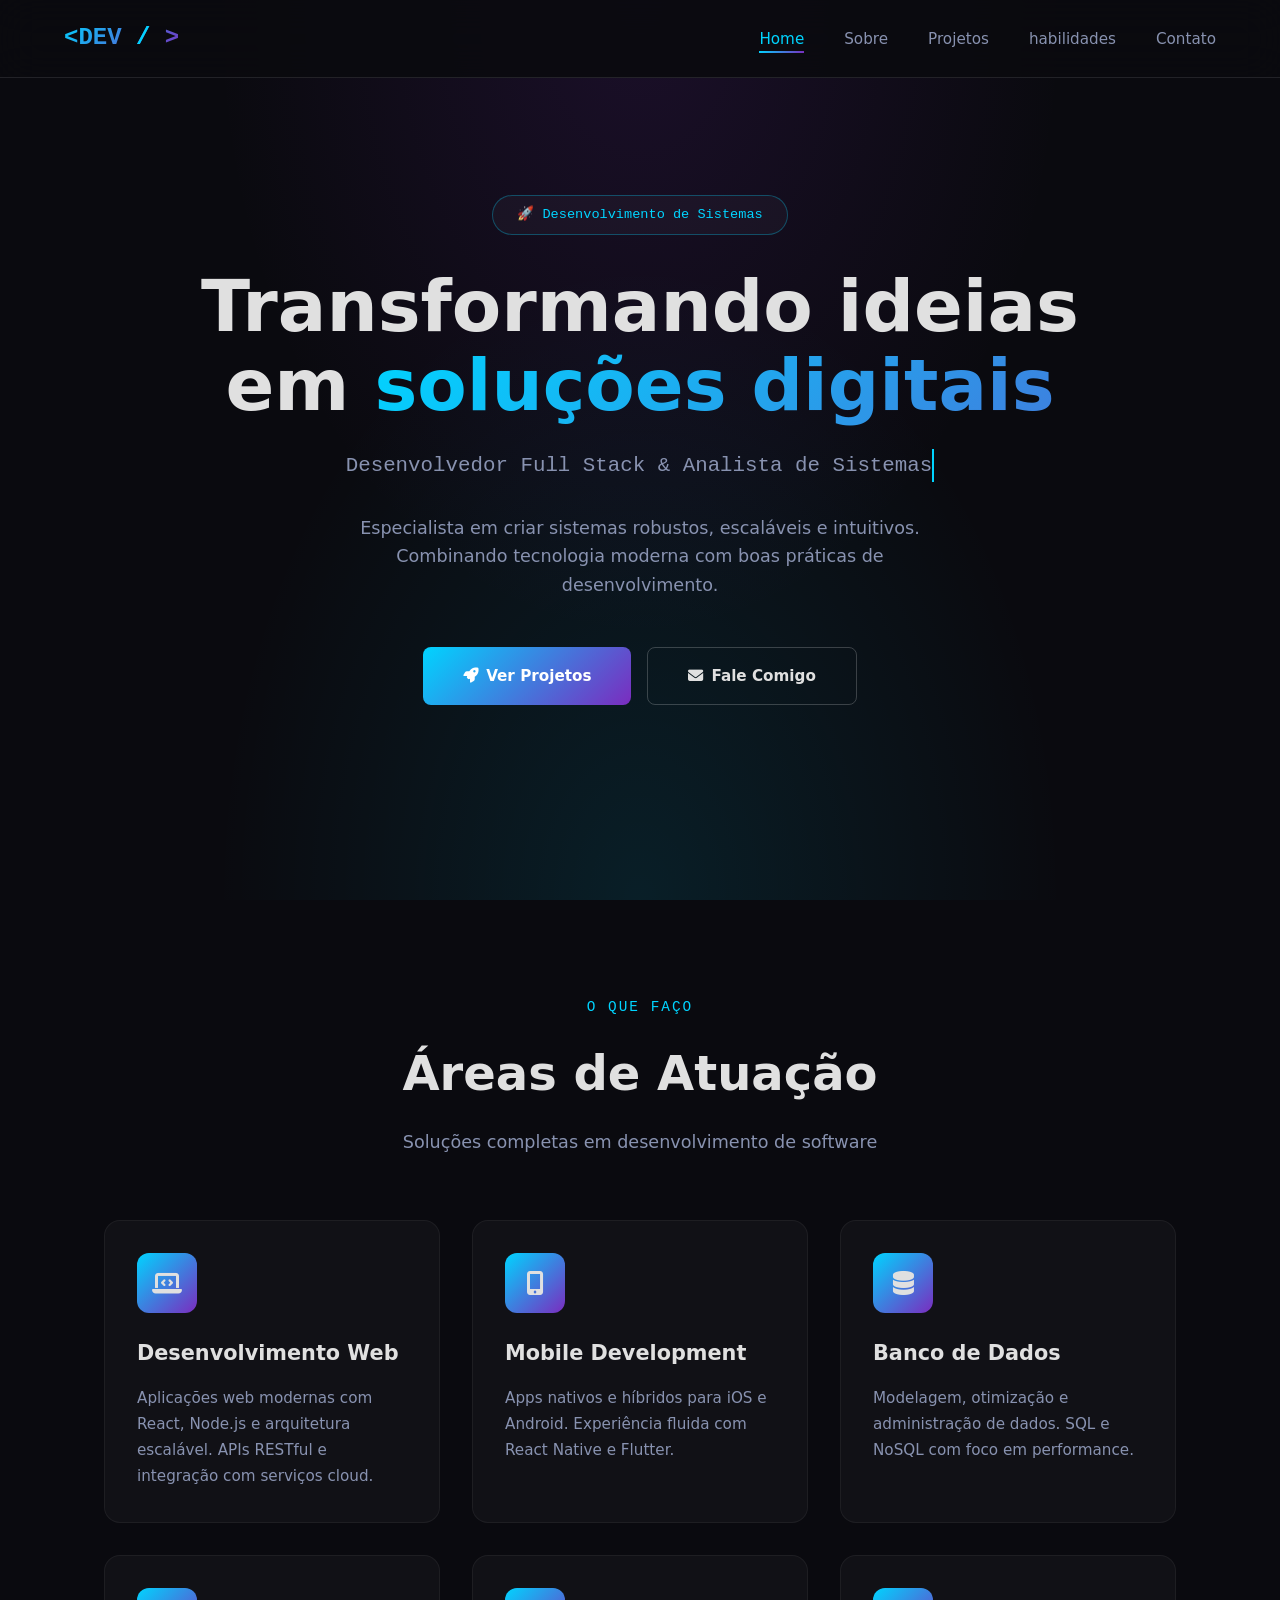
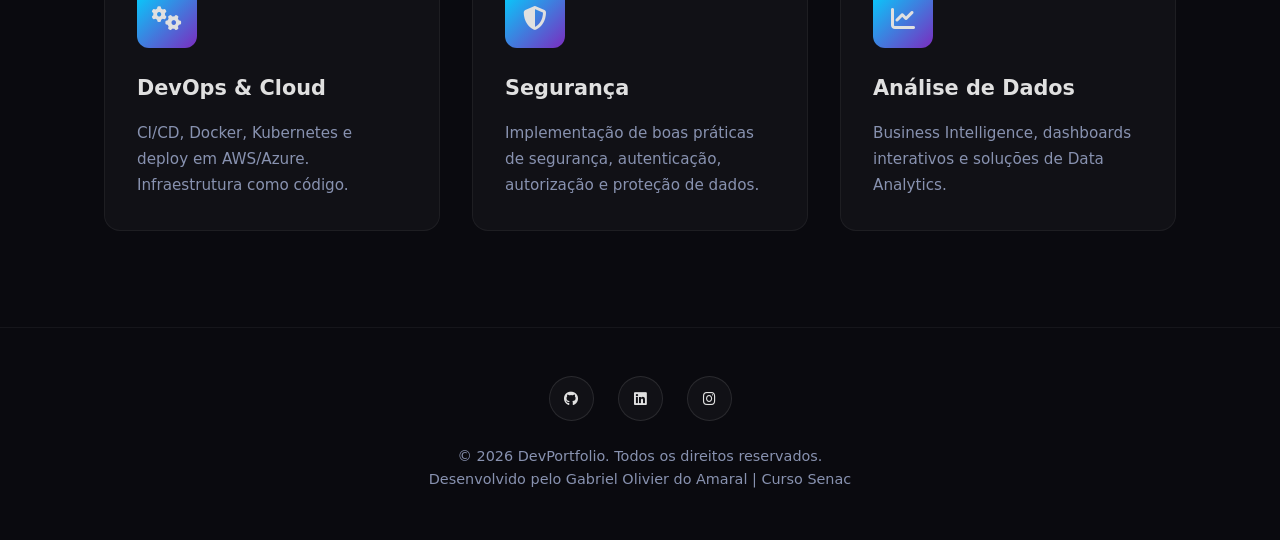
<file: index.html>
<html lang="pt-br">
    <head>
        <meta charset="UTF-8">
        <title>Dev - Site pessoal - Gabriel Olivier do Amaral </title>
        <link rel="stylesheet" href="CSS/stryle.css">
        <link rel="stylesheet" href="https://cdnjs.cloudflare.com/ajax/libs/font-awesome/6.4.0/css/all.min.css">
    </head>
    <body>
        <!--MENU DE NAVEGAÇÃO DO SITE-->
    <nav class="navbar">
        <div class="Logo"> &lt;DEV <span>/</span> ></div>
        <ul class="nav-links">
            <li><a href="index.html" class="active">Home</a></li>
            <li><a href="sobre.html">Sobre</a></li>
            <li><a href="projetos.html">Projetos</a></li>
            <li><a href="habilidades.html">habilidades</a></li>
            <li><a href="contato.html">Contato</a></li>
        </ul>
    </nav>
    <!--Seção hero-->
    <section class="hero">
        <div class="hero-content">
            <span class="hero-badge">🚀 Desenvolvimento de Sistemas</span>
            <h1>Transformando ideias em <span class="highlight">soluções digitais</span></h1>
            <div class="typing-text">Desenvolvedor Full Stack & Analista de Sistemas</div>
            <p class="hero-description">
                Especialista em criar sistemas robustos, escaláveis e intuitivos. 
                Combinando tecnologia moderna com boas práticas de desenvolvimento.
            </p>
            <div class="cta-buttons">
                <a href="projetos.html" class="btn btn-primary">
                    <i class="fas fa-rocket"></i> Ver Projetos
                </a>
                <a href="contato.html" class="btn btn-secondary">
                    <i class="fas fa-envelope"></i> Fale Comigo
                </a>
            </div>
        </div>
    </section>
    <!-- Serviços -->
    <section id="servicos">
        <div class="section-header">
            <span class="section-tag">O que faço</span>
            <h2 class="section-title">Áreas de Atuação</h2>
            <p class="section-subtitle">Soluções completas em desenvolvimento de software</p>
        </div>
        
        <div class="cards-grid">
            <div class="card">
                <div class="card-icon">
                    <i class="fas fa-laptop-code"></i>
                </div>
                <h3>Desenvolvimento Web</h3>
                <p>Aplicações web modernas com React, Node.js e arquitetura escalável. APIs RESTful e integração com serviços cloud.</p>
            </div>
            
            <div class="card">
                <div class="card-icon">
                    <i class="fas fa-mobile-alt"></i>
                </div>
                <h3>Mobile Development</h3>
                <p>Apps nativos e híbridos para iOS e Android. Experiência fluida com React Native e Flutter.</p>
            </div>
            
            <div class="card">
                <div class="card-icon">
                    <i class="fas fa-database"></i>
                </div>
                <h3>Banco de Dados</h3>
                <p>Modelagem, otimização e administração de dados. SQL e NoSQL com foco em performance.</p>
            </div>
            
            <div class="card">
                <div class="card-icon">
                    <i class="fas fa-cogs"></i>
                </div>
                <h3>DevOps & Cloud</h3>
                <p>CI/CD, Docker, Kubernetes e deploy em AWS/Azure. Infraestrutura como código.</p>
            </div>
            
            <div class="card">
                <div class="card-icon">
                    <i class="fas fa-shield-alt"></i>
                </div>
                <h3>Segurança</h3>
                <p>Implementação de boas práticas de segurança, autenticação, autorização e proteção de dados.</p>
            </div>
            
            <div class="card">
                <div class="card-icon">
                    <i class="fas fa-chart-line"></i>
                </div>
                <h3>Análise de Dados</h3>
                <p>Business Intelligence, dashboards interativos e soluções de Data Analytics.</p>
            </div>
        </div>
    </section>

    <!-- Footer -->
    <footer>
        <div class="footer-content">
            <div class="social-links">
                <a href="https://github.com/Gabriielx/"><i class="fab fa-github"></i></a>
                <a href="https://www.linkedin.com/in/gabriel-olivier-do-amaral"><i class="fab fa-linkedin"></i></a>
                <a href="https://www.instagram.com/gabriielxx_z/?utm_source=chatgpt.com"><i class="fab fa-instagram"></i></a>
            </div>
            <p>&copy; 2026 DevPortfolio. Todos os direitos reservados.</p>
            <p>Desenvolvido pelo Gabriel Olivier do Amaral | Curso Senac</p>
        </div>
    </footer>
    </body>
</html>
</file>
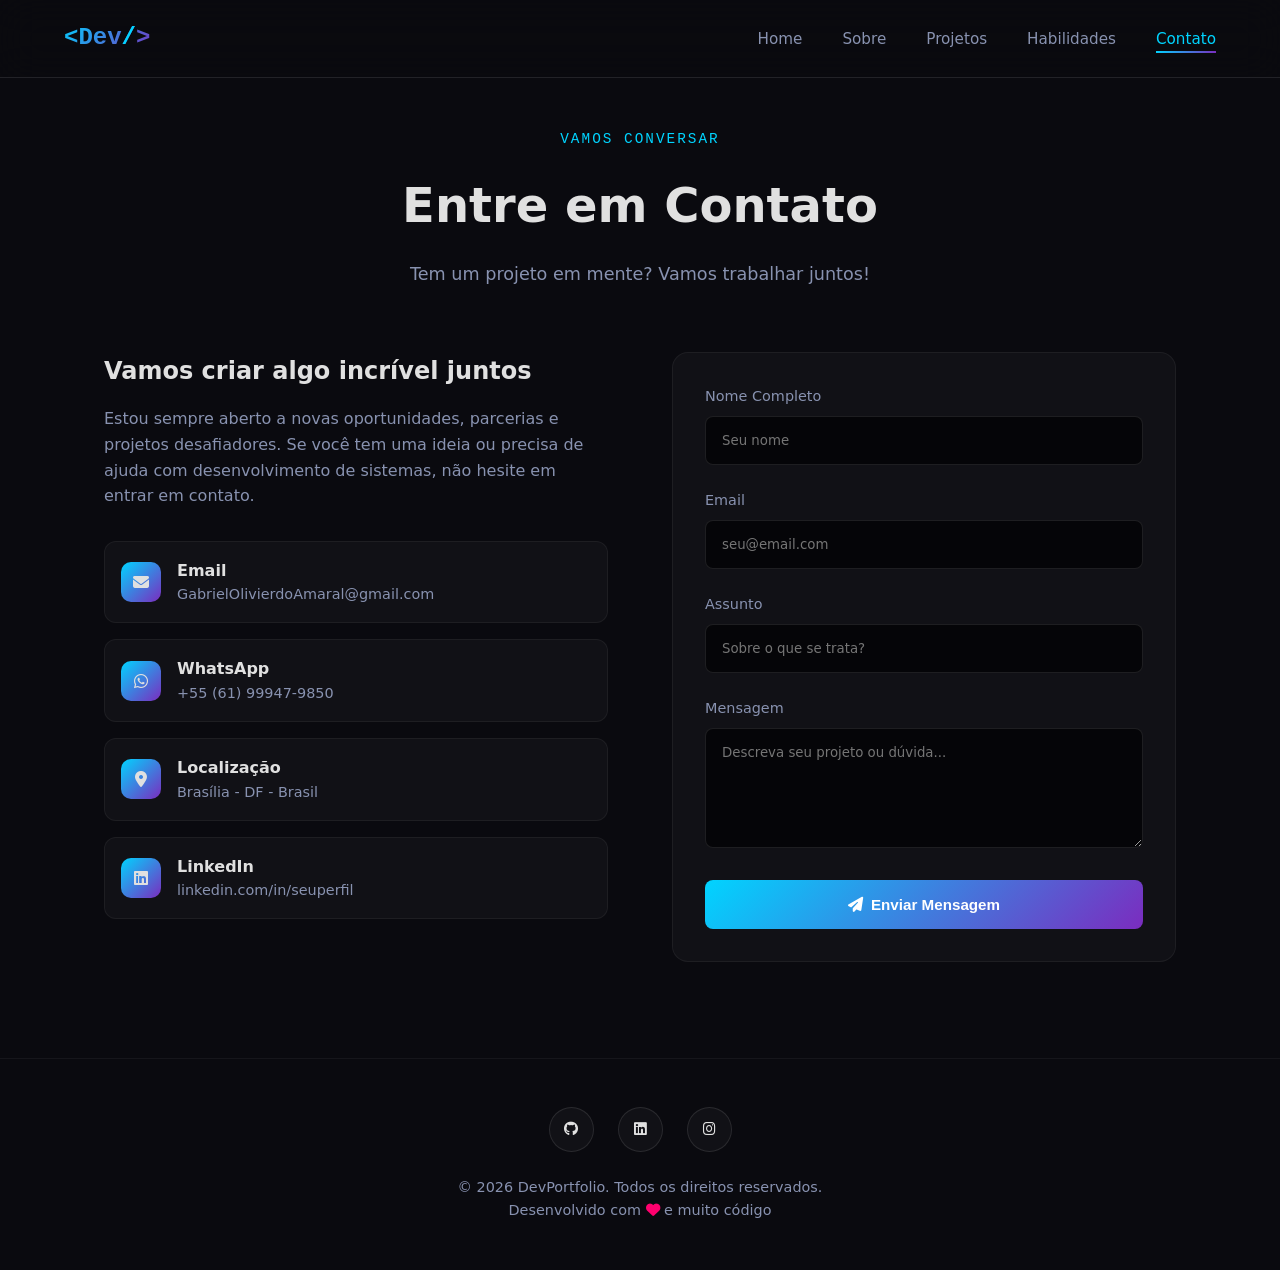
<file: contato.html>
<!DOCTYPE html>
<html lang="pt-BR">
<head>
    <meta charset="UTF-8">
    <meta name="viewport" content="width=device-width, initial-scale=1.0">
    <title>Contato | DevPortfolio</title>
    <link rel="stylesheet" href="CSS/stryle.css">
    <link rel="stylesheet" href="https://cdnjs.cloudflare.com/ajax/libs/font-awesome/6.4.0/css/all.min.css">
</head>
<body>
    <nav class="navbar">
        <div class="logo">&lt;Dev<span>/</span>&gt;</div>
        <ul class="nav-links">
            <li><a href="index.html">Home</a></li>
            <li><a href="sobre.html">Sobre</a></li>
            <li><a href="projetos.html">Projetos</a></li>
            <li><a href="habilidades.html">Habilidades</a></li>
            <li><a href="contato.html" class="active">Contato</a></li>
        </ul>
    </nav>

    <section style="padding-top: 8rem;">
        <div class="section-header">
            <span class="section-tag">Vamos Conversar</span>
            <h2 class="section-title">Entre em Contato</h2>
            <p class="section-subtitle">Tem um projeto em mente? Vamos trabalhar juntos!</p>
        </div>

        <div class="contact-container">
            <div class="contact-info">
                <h3>Vamos criar algo incrível juntos</h3>
                <p>
                    Estou sempre aberto a novas oportunidades, parcerias e projetos desafiadores. 
                    Se você tem uma ideia ou precisa de ajuda com desenvolvimento de sistemas, 
                    não hesite em entrar em contato.
                </p>

                <div class="contact-links">
                    <a href="mailto:seuemail@exemplo.com" class="contact-link">
                        <i class="fas fa-envelope"></i>
                        <div>
                            <strong>Email</strong>
                            <div style="color: var(--gray); font-size: 0.9rem;">GabrielOlivierdoAmaral@gmail.com</div>
                        </div>
                    </a>
                    
                    <a href="#" class="contact-link">
                        <i class="fab fa-whatsapp"></i>
                        <div>
                            <strong>WhatsApp</strong>
                            <div style="color: var(--gray); font-size: 0.9rem;">+55 (61) 99947-9850</div>
                        </div>
                    </a>
                    
                    <a href="#" class="contact-link">
                        <i class="fas fa-map-marker-alt"></i>
                        <div>
                            <strong>Localização</strong>
                            <div style="color: var(--gray); font-size: 0.9rem;">Brasília - DF - Brasil</div>
                        </div>
                    </a>
                    
                    <a href="#" class="contact-link">
                        <i class="fab fa-linkedin"></i>
                        <div>
                            <strong>LinkedIn</strong>
                            <div style="color: var(--gray); font-size: 0.9rem;">linkedin.com/in/seuperfil</div>
                        </div>
                    </a>
                </div>
            </div>

            <form class="contact-form" onsubmit="enviarWhatsApp(event)">
                <div class="form-group">
                    <label for="nome">Nome Completo</label>
                    <input type="text" id="nome" name="nome" placeholder="Seu nome" required>
                </div>
                
                <div class="form-group">
                    <label for="email">Email</label>
                    <input type="email" id="email" name="email" placeholder="seu@email.com" required>
                </div>
                
                <div class="form-group">
                    <label for="assunto">Assunto</label>
                    <input type="text" id="assunto" name="assunto" placeholder="Sobre o que se trata?" required>
                </div>
                
                <div class="form-group">
                    <label for="mensagem">Mensagem</label>
                    <textarea id="mensagem" name="mensagem" placeholder="Descreva seu projeto ou dúvida..." required></textarea>
                </div>
                
                <button type="submit" class="btn btn-primary" style="width: 100%; justify-content: center;">
                    <i class="fas fa-paper-plane"></i> Enviar Mensagem
                </button>
            </form>
        </div>
    </section>

    <footer>
        <div class="footer-content">
            <div class="social-links">
                <a href="https://github.com/Gabriielx/"><i class="fab fa-github"></i></a>
                <a href="https://www.linkedin.com/in/gabriel-olivier-do-amaral"><i class="fab fa-linkedin"></i></a>
                <a href="https://www.instagram.com/gabriielxx_z/?utm_source=chatgpt.com"><i class="fab fa-instagram"></i></a>
            </div>
            <p>&copy; 2026 DevPortfolio. Todos os direitos reservados.</p>
            <p>Desenvolvido com <i class="fas fa-heart" style="color: var(--accent);"></i> e muito código</p>
        </div>
    </footer>
    <script>
    function enviarWhatsApp(event) {
        event.preventDefault();

        const nome = document.getElementById("nome").value;
        const email = document.getElementById("email").value;
        const assunto = document.getElementById("assunto").value;
        const mensagem = document.getElementById("mensagem").value;

        const texto = `Olá, Gabriel!

    Nome: ${nome}
    Email: ${email}
    Assunto: ${assunto}

    Mensagem:
    ${mensagem}`;

        const numero = "5561999479850";
        const url = `https://wa.me/${numero}?text=${encodeURIComponent(texto)}`;

        window.open(url, "_blank");
    }
    </script>
    </body>
</html>
</file>
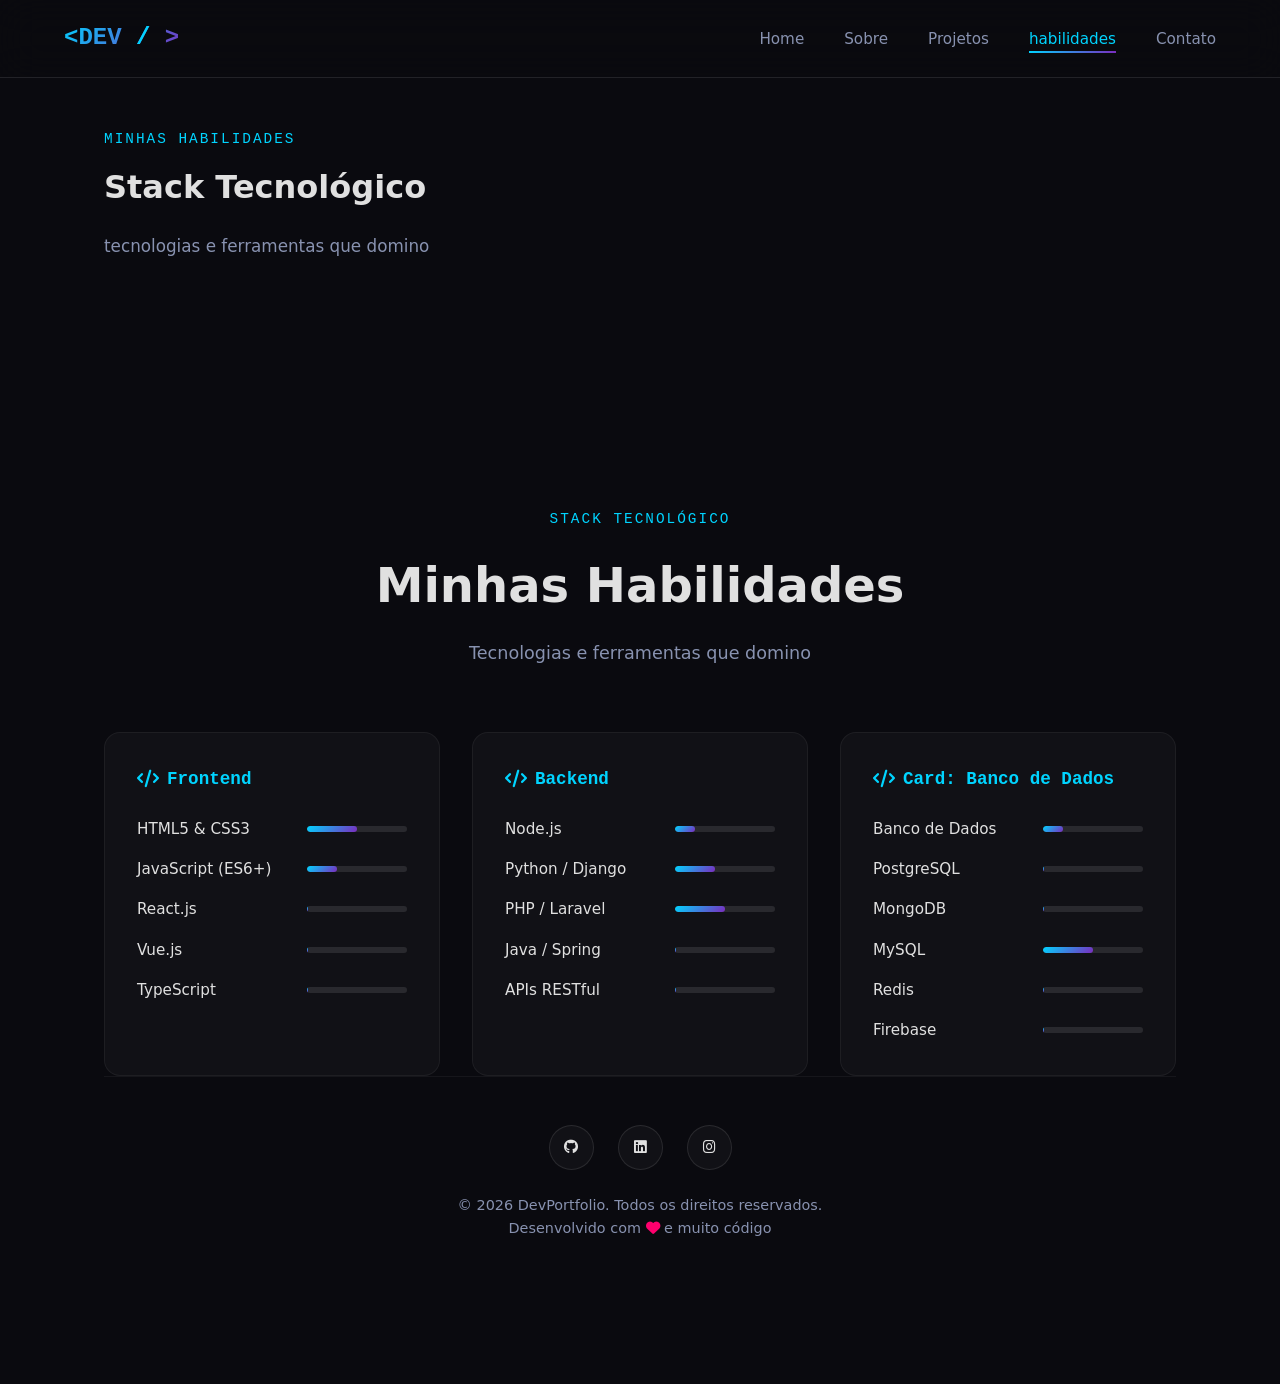
<file: habilidades.html>
<html lang="pt-br">
    <head>
        <meta charset="UTF-8">
        <title>Dev - Site pessoal - Gabriel Olivier do Amaral </title>
        <link rel="stylesheet" href="CSS/stryle.css">
        <link rel="stylesheet" href="https://cdnjs.cloudflare.com/ajax/libs/font-awesome/6.4.0/css/all.min.css">
    </head>
    <body>
        <!--MENU DE NAVEGAÇÃO DO SITE-->
    <nav class="navbar">
        <div class="Logo"> &lt;DEV <span>/</span> ></div>
        <ul class="nav-links">
            <li><a href="index.html">Home</a></li>
            <li><a href="sobre.html">Sobre</a></li>
            <li><a href="projetos.html">Projetos</a></li>
            <li><a href="habilidades.html"  class="active">habilidades</a></li>
            <li><a href="contato.html">Contato</a></li>
        </ul>
    </nav>
    <section style="padding-top: 8rem;">
        <div class="about-content">
            <div class="about-text">
            <span class="section-tag">Minhas habilidades</span>
                <h2> Stack Tecnológico</h2>
                <p>tecnologias e ferramentas que domino</p>
            </div>
        </div>
    </section>    
    <section style="padding-top: 8rem;">
        <div class="section-header">
            <span class="section-tag">Stack Tecnológico</span>
            <h2 class="section-title">Minhas Habilidades</h2>
            <p class="section-subtitle">Tecnologias e ferramentas que domino</p>
        </div>

        <div class="skills-container">
            <div class="skill-category">
                <h3><i class="fas fa-code"></i> Frontend</h3>
                <div class="skill-list">
                    <div class="skill-item">
                        <span class="skill-name">HTML5 & CSS3</span>
                        <div class="skill-bar"><div class="skill-progress" style="width: 50%;"></div></div>
                    </div>
                    <div class="skill-item">
                        <span class="skill-name">JavaScript (ES6+)</span>
                        <div class="skill-bar"><div class="skill-progress" style="width: 30%;"></div></div>
                    </div>
                    <div class="skill-item">
                        <span class="skill-name">React.js</span>
                        <div class="skill-bar"><div class="skill-progress" style="width: 1%;"></div></div>
                    </div>
                    <div class="skill-item">
                        <span class="skill-name">Vue.js</span>
                        <div class="skill-bar"><div class="skill-progress" style="width: 1%;"></div></div>
                    </div>
                    <div class="skill-item">
                        <span class="skill-name">TypeScript</span>
                        <div class="skill-bar"><div class="skill-progress" style="width: 1%;"></div></div>
                    </div>
                </div>
            </div>

            <div class="skill-category">
                <h3><i class="fas fa-code"></i> Backend</h3>
                <div class="skill-list">
                    <div class="skill-item">
                        <span class="skill-name">Node.js</span>
                        <div class="skill-bar"><div class="skill-progress" style="width: 20%;"></div></div>
                    </div>
                    <div class="skill-item">
                        <span class="skill-name">Python / Django</span>
                        <div class="skill-bar"><div class="skill-progress" style="width: 40%;"></div></div>
                    </div>
                    <div class="skill-item">
                        <span class="skill-name">PHP / Laravel</span>
                        <div class="skill-bar"><div class="skill-progress" style="width: 50%;"></div></div>
                    </div>
                    <div class="skill-item">
                        <span class="skill-name">Java / Spring</span>
                        <div class="skill-bar"><div class="skill-progress" style="width: 1%;"></div></div>
                    </div>
                    <div class="skill-item">
                        <span class="skill-name">APIs RESTful</span>
                        <div class="skill-bar"><div class="skill-progress" style="width: 1%;"></div></div>
                    </div>
                </div>
            </div>

            <div class="skill-category">
                <h3><i class="fas fa-code"></i> Card: Banco de Dados</h3>
                <div class="skill-list">
                    <div class="skill-item">
                        <span class="skill-name">Banco de Dados</span>
                        <div class="skill-bar"><div class="skill-progress" style="width: 20%;"></div></div>
                    </div>
                    <div class="skill-item">
                        <span class="skill-name">PostgreSQL</span>
                        <div class="skill-bar"><div class="skill-progress" style="width: 1%;"></div></div>
                    </div>
                    <div class="skill-item">
                        <span class="skill-name">MongoDB</span>
                        <div class="skill-bar"><div class="skill-progress" style="width: 1%;"></div></div>
                    </div>
                    <div class="skill-item">
                        <span class="skill-name">MySQL</span>
                        <div class="skill-bar"><div class="skill-progress" style="width: 50%;"></div></div>
                    </div>
                    <div class="skill-item">
                        <span class="skill-name">Redis</span>
                        <div class="skill-bar"><div class="skill-progress" style="width: 1%;"></div></div>
                    </div>                 
                    <div class="skill-item">
                        <span class="skill-name">Firebase</span>
                        <div class="skill-bar"><div class="skill-progress" style="width: 1%;"></div></div>
                    </div>
                </div>
            </div>
        </div>
    <!-- Footer -->
    <footer>
        <div class="footer-content">
            <div class="social-links">
                <a href="https://github.com/Gabriielx/"><i class="fab fa-github"></i></a>
                <a href="https://www.linkedin.com/in/gabriel-olivier-do-amaral"><i class="fab fa-linkedin"></i></a>
                <a href="https://www.instagram.com/gabriielxx_z/?utm_source=chatgpt.com"><i class="fab fa-instagram"></i></a>
            </div>
            <p>&copy; 2026 DevPortfolio. Todos os direitos reservados.</p>
            <p>Desenvolvido com <i class="fas fa-heart" style="color: var(--accent);"></i> e muito código</p>
        </div>
    </footer>
    </body>
</html>
</file>
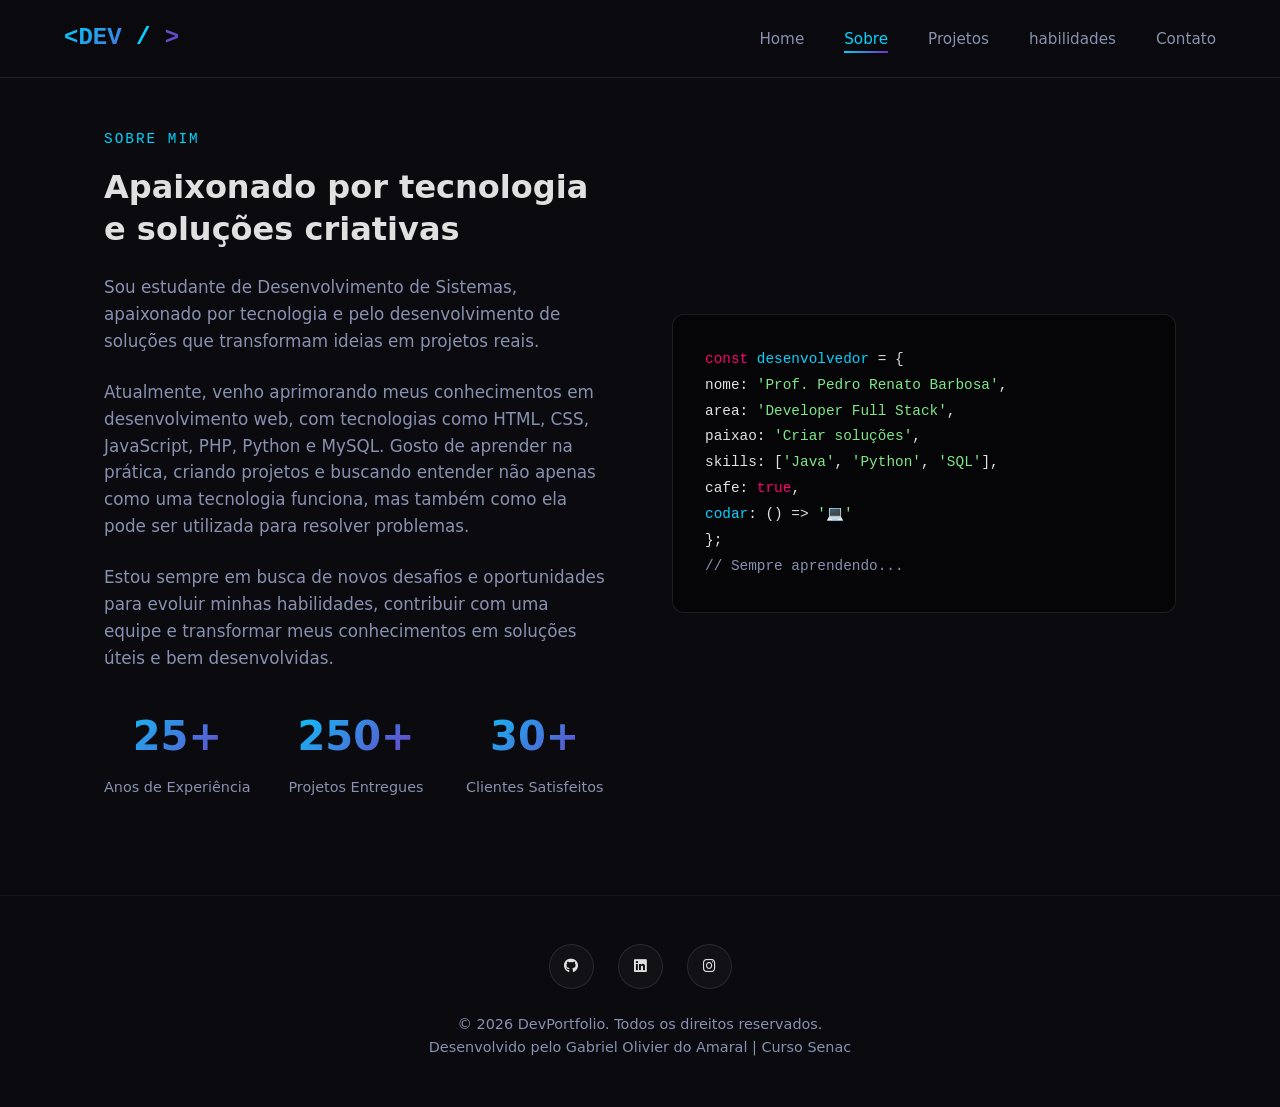
<file: sobre.html>
<html lang="pt-br">
    <head>
        <meta charset="UTF-8">
        <title>Dev - Site pessoal - Gabriel Olivier do Amaral </title>
        <link rel="stylesheet" href="CSS/stryle.css">
        <link rel="stylesheet" href="https://cdnjs.cloudflare.com/ajax/libs/font-awesome/6.4.0/css/all.min.css">
    </head>
    <body>
        <nav class="navbar">
        <div class="Logo"> &lt;DEV <span>/</span> ></div>
            <ul class="nav-links">
                <li><a href="index.html" >Home</a></li>
                <li><a href="sobre.html" class="active">Sobre</a></li>
                <li><a href="projetos.html">Projetos</a></li>
                <li><a href="habilidades.html">habilidades</a></li>
                <li><a href="contato.html">Contato</a></li>
            </ul>
        </nav>
        <!--MENU DE NAVEGAÇÃO DO SITE-->
    <section style="padding-top: 8rem;">
        <div class="about-content">
            <div class="about-text">
            <span class="section-tag">Sobre Mim</span>
                <h2>Apaixonado por tecnologia e soluções criativas</h2>
                <p>Sou estudante de Desenvolvimento de Sistemas, apaixonado por tecnologia e pelo desenvolvimento de soluções que transformam ideias em projetos reais.</p>

                <p>Atualmente, venho aprimorando meus conhecimentos em desenvolvimento web, com tecnologias como HTML, CSS, JavaScript, PHP, Python e MySQL. Gosto de aprender na prática, criando projetos e buscando entender não apenas como uma tecnologia funciona, mas também como ela pode ser utilizada para resolver problemas.</p>

                <p>Estou sempre em busca de novos desafios e oportunidades para evoluir minhas habilidades, contribuir com uma equipe e transformar meus conhecimentos em soluções úteis e bem desenvolvidas.</p>
                
                <div class="stats">
                    <div class="stat-item">
                        <div class="stat-number">25+</div>
                        <div class="stat-label">Anos de Experiência</div>
                    </div>
                    <div class="stat-item">
                        <div class="stat-number">250+</div>
                        <div class="stat-label">Projetos Entregues</div>
                    </div>
                    <div class="stat-item">
                        <div class="stat-number">30+</div>
                        <div class="stat-label">Clientes Satisfeitos</div>
                    </div>
                </div>
            </div>
            <div class="about-image">
                <div class="code-block">
                    <span class="code-line"><span class="code-keyword">const</span> <span class="code-function">desenvolvedor</span> = {</span>
                    <span class="code-line">  nome: <span class="code-string">'Prof. Pedro Renato Barbosa'</span>,</span>
                    <span class="code-line">  area: <span class="code-string">'Developer Full Stack'</span>,</span>
                    <span class="code-line">  paixao: <span class="code-string">'Criar soluções'</span>,</span>
                    <span class="code-line">  skills: [<span class="code-string">'Java'</span>, <span class="code-string">'Python'</span>, <span class="code-string">'SQL'</span>],</span>
                    <span class="code-line">  cafe: <span class="code-keyword">true</span>,</span>
                    <span class="code-line">  <span class="code-function">codar</span>: () => <span class="code-string">'💻'</span></span>
                    <span class="code-line">};</span>
                    <span class="code-line"><span class="code-comment">// Sempre aprendendo...</span></span>
                </div>
            </div>
        </div>
    </section>
    <footer>
        <div class="footer-content">
            <div class="social-links">
                <a href="https://github.com/Gabriielx/"><i class="fab fa-github"></i></a>
                <a href="https://www.linkedin.com/in/gabriel-olivier-do-amaral"><i class="fab fa-linkedin"></i></a>
                <a href="https://www.instagram.com/gabriielxx_z/?utm_source=chatgpt.com"><i class="fab fa-instagram"></i></a>
            </div>
            <p>&copy; 2026 DevPortfolio. Todos os direitos reservados.</p>
            <p>Desenvolvido pelo Gabriel Olivier do Amaral | Curso Senac</p>
        </div>
    </footer>
    </body>
</html>
</file>
<file: CSS/stryle.css>
/* ============================================
   RESET E CONFIGURAÇÕES GLOBAIS
   ============================================ */
* {
    margin: 0;
    padding: 0;
    box-sizing: border-box;
}

:root {
    /* Cores principais - Tema Tech Moderno */
    --primary: #00d4ff;
    --secondary: #7b2cbf;
    --accent: #ff006e;
    --dark: #0a0a0f;
    --darker: #050508;
    --light: #e0e0e0;
    --gray: #8892b0;
    --card-bg: rgba(255, 255, 255, 0.03);
    
    /* Gradientes */
    --gradient-1: linear-gradient(135deg, #00d4ff 0%, #7b2cbf 100%);
    --gradient-2: linear-gradient(45deg, #ff006e 0%, #8338ec 100%);
    
    /* Fontes */
    --font-main: 'Segoe UI', system-ui, -apple-system, sans-serif;
    --font-mono: 'Fira Code', 'Consolas', monospace;
    
    /* Animações */
    --transition: all 0.3s cubic-bezier(0.4, 0, 0.2, 1);
}

html {
    scroll-behavior: smooth;
}

body {
    font-family: var(--font-main);
    background-color: var(--dark);
    color: var(--light);
    line-height: 1.6;
    overflow-x: hidden;
}

/* ============================================
   ANIMAÇÕES
   ============================================ */
@keyframes fadeInUp {
    from {
        opacity: 0;
        transform: translateY(30px);
    }
    to {
        opacity: 1;
        transform: translateY(0);
    }
}

@keyframes pulse {
    0%, 100% { opacity: 1; }
    50% { opacity: 0.5; }
}

@keyframes float {
    0%, 100% { transform: translateY(0); }
    50% { transform: translateY(-10px); }
}

@keyframes gradientShift {
    0% { background-position: 0% 50%; }
    50% { background-position: 100% 50%; }
    100% { background-position: 0% 50%; }
}

@keyframes typing {
    from { width: 0; }
    to { width: 100%; }
}

@keyframes blink {
    50% { border-color: transparent; }
}

/* ============================================
   NAVEGAÇÃO
   ============================================ */
.navbar {
    position: fixed;
    top: 0;
    width: 100%;
    padding: 1.2rem 5%;
    background: rgba(10, 10, 15, 0.9);
    backdrop-filter: blur(20px);
    border-bottom: 1px solid rgba(255, 255, 255, 0.1);
    z-index: 1000;
    display: flex;
    justify-content: space-between;
    align-items: center;
    transition: var(--transition);
}

.logo {
    font-size: 1.5rem;
    font-weight: 700;
    background: var(--gradient-1);
    -webkit-background-clip: text;
    -webkit-text-fill-color: transparent;
    background-clip: text;
    font-family: var(--font-mono);
}

.logo span {
    color: var(--primary);
    -webkit-text-fill-color: var(--primary);
}

.nav-links {
    display: flex;
    list-style: none;
    gap: 2.5rem;
}

.nav-links a {
    color: var(--gray);
    text-decoration: none;
    font-weight: 500;
    font-size: 0.95rem;
    position: relative;
    transition: var(--transition);
}

.nav-links a::after {
    content: '';
    position: absolute;
    bottom: -5px;
    left: 0;
    width: 0;
    height: 2px;
    background: var(--gradient-1);
    transition: var(--transition);
}

.nav-links a:hover,
.nav-links a.active {
    color: var(--primary);
}

.nav-links a:hover::after,
.nav-links a.active::after {
    width: 100%;
}

/* ============================================
   HERO SECTION
   ============================================ */
.hero {
    min-height: 100vh;
    display: flex;
    align-items: center;
    justify-content: center;
    padding: 0 5%;
    position: relative;
    background: 
        radial-gradient(ellipse at top, rgba(123, 44, 191, 0.15) 0%, transparent 50%),
        radial-gradient(ellipse at bottom, rgba(0, 212, 255, 0.1) 0%, transparent 50%);
}

.hero-content {
    text-align: center;
    max-width: 900px;
    animation: fadeInUp 1s ease-out;
}

.hero-badge {
    display: inline-block;
    padding: 0.5rem 1.5rem;
    background: var(--card-bg);
    border: 1px solid rgba(0, 212, 255, 0.3);
    border-radius: 50px;
    color: var(--primary);
    font-family: var(--font-mono);
    font-size: 0.85rem;
    margin-bottom: 2rem;
    animation: pulse 2s infinite;
}

.hero h1 {
    font-size: clamp(2.5rem, 6vw, 4.5rem);
    font-weight: 800;
    margin-bottom: 1.5rem;
    line-height: 1.1;
}

.hero h1 .highlight {
    background: var(--gradient-1);
    background-size: 200% 200%;
    -webkit-background-clip: text;
    -webkit-text-fill-color: transparent;
    background-clip: text;
    animation: gradientShift 3s ease infinite;
}

.typing-text {
    font-family: var(--font-mono);
    font-size: 1.3rem;
    color: var(--gray);
    margin-bottom: 2rem;
    border-right: 2px solid var(--primary);
    white-space: nowrap;
    overflow: hidden;
    display: inline-block;
    animation: typing 3.5s steps(40, end), blink 0.75s step-end infinite;
}

.hero-description {
    font-size: 1.1rem;
    color: var(--gray);
    max-width: 600px;
    margin: 0 auto 3rem;
}

.cta-buttons {
    display: flex;
    gap: 1rem;
    justify-content: center;
    flex-wrap: wrap;
}

/* ============================================
   BOTÕES
   ============================================ */
.btn {
    padding: 1rem 2.5rem;
    border-radius: 8px;
    font-weight: 600;
    text-decoration: none;
    transition: var(--transition);
    display: inline-flex;
    align-items: center;
    gap: 0.5rem;
    font-size: 0.95rem;
}

.btn-primary {
    background: var(--gradient-1);
    color: white;
    border: none;
    position: relative;
    overflow: hidden;
}

.btn-primary::before {
    content: '';
    position: absolute;
    top: 0;
    left: -100%;
    width: 100%;
    height: 100%;
    background: linear-gradient(90deg, transparent, rgba(255,255,255,0.2), transparent);
    transition: var(--transition);
}

.btn-primary:hover::before {
    left: 100%;
}

.btn-primary:hover {
    transform: translateY(-3px);
    box-shadow: 0 10px 30px rgba(0, 212, 255, 0.3);
}

.btn-secondary {
    background: transparent;
    color: var(--light);
    border: 1px solid rgba(255, 255, 255, 0.2);
}

.btn-secondary:hover {
    border-color: var(--primary);
    color: var(--primary);
    transform: translateY(-3px);
}

/* ============================================
   SEÇÕES COMUNS
   ============================================ */
section {
    padding: 6rem 5%;
    max-width: 1200px;
    margin: 0 auto;
}

.section-header {
    text-align: center;
    margin-bottom: 4rem;
}

.section-tag {
    color: var(--primary);
    font-family: var(--font-mono);
    font-size: 0.9rem;
    text-transform: uppercase;
    letter-spacing: 2px;
    margin-bottom: 1rem;
    display: block;
}

.section-title {
    font-size: clamp(2rem, 4vw, 3rem);
    font-weight: 700;
    margin-bottom: 1rem;
}

.section-subtitle {
    color: var(--gray);
    font-size: 1.1rem;
    max-width: 600px;
    margin: 0 auto;
}

/* ============================================
   CARDS
   ============================================ */
.cards-grid {
    display: grid;
    grid-template-columns: repeat(auto-fit, minmax(300px, 1fr));
    gap: 2rem;
}

.card {
    background: var(--card-bg);
    border: 1px solid rgba(255, 255, 255, 0.05);
    border-radius: 16px;
    padding: 2rem;
    transition: var(--transition);
    position: relative;
    overflow: hidden;
}

.card::before {
    content: '';
    position: absolute;
    top: 0;
    left: 0;
    width: 100%;
    height: 3px;
    background: var(--gradient-1);
    transform: scaleX(0);
    transform-origin: left;
    transition: var(--transition);
}

.card:hover {
    transform: translateY(-5px);
    border-color: rgba(0, 212, 255, 0.2);
    box-shadow: 0 20px 40px rgba(0, 0, 0, 0.3);
}

.card:hover::before {
    transform: scaleX(1);
}

.card-icon {
    width: 60px;
    height: 60px;
    background: var(--gradient-1);
    border-radius: 12px;
    display: flex;
    align-items: center;
    justify-content: center;
    font-size: 1.5rem;
    margin-bottom: 1.5rem;
}

.card h3 {
    font-size: 1.3rem;
    margin-bottom: 1rem;
    color: var(--light);
}

.card p {
    color: var(--gray);
    font-size: 0.95rem;
    line-height: 1.7;
}

/* ============================================
   HABILIDADES
   ============================================ */
.skills-container {
    display: grid;
    grid-template-columns: repeat(auto-fit, minmax(250px, 1fr));
    gap: 2rem;
}

.skill-category {
    background: var(--card-bg);
    border-radius: 16px;
    padding: 2rem;
    border: 1px solid rgba(255, 255, 255, 0.05);
}

.skill-category h3 {
    color: var(--primary);
    font-family: var(--font-mono);
    font-size: 1.1rem;
    margin-bottom: 1.5rem;
    display: flex;
    align-items: center;
    gap: 0.5rem;
}

.skill-list {
    display: flex;
    flex-direction: column;
    gap: 1rem;
}

.skill-item {
    display: flex;
    justify-content: space-between;
    align-items: center;
}

.skill-name {
    color: var(--light);
    font-size: 0.95rem;
}

.skill-bar {
    width: 100px;
    height: 6px;
    background: rgba(255, 255, 255, 0.1);
    border-radius: 3px;
    overflow: hidden;
}

.skill-progress {
    height: 100%;
    background: var(--gradient-1);
    border-radius: 3px;
    transition: width 1s ease;
}

/* ============================================
   PROJETOS
   ============================================ */
.projects-grid {
    display: grid;
    grid-template-columns: repeat(auto-fit, minmax(350px, 1fr));
    gap: 2rem;
}

.project-card {
    background: var(--card-bg);
    border-radius: 16px;
    overflow: hidden;
    border: 1px solid rgba(255, 255, 255, 0.05);
    transition: var(--transition);
}

.project-card:hover {
    transform: translateY(-10px);
    box-shadow: 0 30px 60px rgba(0, 0, 0, 0.4);
}

.project-image {
    height: 200px;
    background: var(--gradient-2);
    display: flex;
    align-items: center;
    justify-content: center;
    font-size: 3rem;
    position: relative;
    overflow: hidden;
}

.project-image::after {
    content: '';
    position: absolute;
    top: 0;
    left: 0;
    width: 100%;
    height: 100%;
    background: linear-gradient(to bottom, transparent 0%, var(--dark) 100%);
}

.project-content {
    padding: 1.5rem;
}

.project-tags {
    display: flex;
    gap: 0.5rem;
    flex-wrap: wrap;
    margin-bottom: 1rem;
}

.tag {
    padding: 0.3rem 0.8rem;
    background: rgba(0, 212, 255, 0.1);
    color: var(--primary);
    border-radius: 20px;
    font-size: 0.75rem;
    font-family: var(--font-mono);
}

.project-content h3 {
    font-size: 1.2rem;
    margin-bottom: 0.5rem;
}

.project-content p {
    color: var(--gray);
    font-size: 0.9rem;
    margin-bottom: 1rem;
}

.project-links {
    display: flex;
    gap: 1rem;
}

.project-links a {
    color: var(--light);
    text-decoration: none;
    font-size: 0.9rem;
    display: flex;
    align-items: center;
    gap: 0.3rem;
    transition: var(--transition);
}

.project-links a:hover {
    color: var(--primary);
}

/* ============================================
   SOBRE / TIMELINE
   ============================================ */
.about-content {
    display: grid;
    grid-template-columns: 1fr 1fr;
    gap: 4rem;
    align-items: center;
}

.about-text {
    animation: fadeInUp 1s ease-out;
}

.about-text h2 {
    font-size: 2rem;
    margin-bottom: 1.5rem;
    line-height: 1.3;
}

.about-text p {
    color: var(--gray);
    margin-bottom: 1.5rem;
    font-size: 1.05rem;
}

.stats {
    display: grid;
    grid-template-columns: repeat(3, 1fr);
    gap: 2rem;
    margin-top: 2rem;
}

.stat-item {
    text-align: center;
}

.stat-number {
    font-size: 2.5rem;
    font-weight: 700;
    background: var(--gradient-1);
    -webkit-background-clip: text;
    -webkit-text-fill-color: transparent;
    background-clip: text;
}

.stat-label {
    color: var(--gray);
    font-size: 0.9rem;
    margin-top: 0.5rem;
}

.about-image {
    position: relative;
    animation: float 6s ease-in-out infinite;
}

.code-block {
    background: var(--darker);
    border-radius: 12px;
    padding: 2rem;
    border: 1px solid rgba(255, 255, 255, 0.1);
    font-family: var(--font-mono);
    font-size: 0.9rem;
    line-height: 1.8;
}

.code-line {
    display: block;
}

.code-keyword { color: #ff006e; }
.code-function { color: #00d4ff; }
.code-string { color: #7ee787; }
.code-comment { color: var(--gray); }

/* ============================================
   CONTATO
   ============================================ */
.contact-container {
    display: grid;
    grid-template-columns: 1fr 1fr;
    gap: 4rem;
}

.contact-info h3 {
    font-size: 1.5rem;
    margin-bottom: 1rem;
}

.contact-info p {
    color: var(--gray);
    margin-bottom: 2rem;
}

.contact-links {
    display: flex;
    flex-direction: column;
    gap: 1rem;
}

.contact-link {
    display: flex;
    align-items: center;
    gap: 1rem;
    padding: 1rem;
    background: var(--card-bg);
    border-radius: 12px;
    text-decoration: none;
    color: var(--light);
    transition: var(--transition);
    border: 1px solid rgba(255, 255, 255, 0.05);
}

.contact-link:hover {
    border-color: var(--primary);
    transform: translateX(10px);
}

.contact-link i {
    width: 40px;
    height: 40px;
    background: var(--gradient-1);
    border-radius: 10px;
    display: flex;
    align-items: center;
    justify-content: center;
}

.contact-form {
    background: var(--card-bg);
    padding: 2rem;
    border-radius: 16px;
    border: 1px solid rgba(255, 255, 255, 0.05);
}

.form-group {
    margin-bottom: 1.5rem;
}

.form-group label {
    display: block;
    margin-bottom: 0.5rem;
    color: var(--gray);
    font-size: 0.9rem;
}

.form-group input,
.form-group textarea {
    width: 100%;
    padding: 1rem;
    background: var(--darker);
    border: 1px solid rgba(255, 255, 255, 0.1);
    border-radius: 8px;
    color: var(--light);
    font-family: inherit;
    transition: var(--transition);
}

.form-group input:focus,
.form-group textarea:focus {
    outline: none;
    border-color: var(--primary);
}

.form-group textarea {
    min-height: 120px;
    resize: vertical;
}

/* ============================================
   FOOTER
   ============================================ */
footer {
    text-align: center;
    padding: 3rem 5%;
    border-top: 1px solid rgba(255, 255, 255, 0.05);
    color: var(--gray);
    font-size: 0.9rem;
}

.footer-content {
    max-width: 1200px;
    margin: 0 auto;
}

.social-links {
    display: flex;
    justify-content: center;
    gap: 1.5rem;
    margin-bottom: 1.5rem;
}

.social-links a {
    width: 45px;
    height: 45px;
    background: var(--card-bg);
    border-radius: 50%;
    display: flex;
    align-items: center;
    justify-content: center;
    color: var(--light);
    text-decoration: none;
    transition: var(--transition);
    border: 1px solid rgba(255, 255, 255, 0.1);
}

.social-links a:hover {
    background: var(--gradient-1);
    transform: translateY(-5px);
    border-color: transparent;
}

/* ============================================
   RESPONSIVIDADE
   ============================================ */
@media (max-width: 768px) {
    .navbar {
        padding: 1rem 5%;
    }
    
    .nav-links {
        gap: 1.2rem;
        font-size: 0.9rem;
    }
    
    .about-content,
    .contact-container {
        grid-template-columns: 1fr;
        gap: 2rem;
    }
    
    .stats {
        grid-template-columns: 1fr;
        gap: 1rem;
    }
    
    .projects-grid {
        grid-template-columns: 1fr;
    }
    
    .hero h1 {
        font-size: 2.5rem;
    }
    
    .typing-text {
        font-size: 1rem;
        white-space: normal;
        border: none;
        animation: none;
    }
}

/* ============================================
   SCROLLBAR PERSONALIZADA
   ============================================ */
::-webkit-scrollbar {
    width: 10px;
}

::-webkit-scrollbar-track {
    background: var(--darker);
}

::-webkit-scrollbar-thumb {
    background: var(--gradient-1);
    border-radius: 5px;
}

::-webkit-scrollbar-thumb:hover {
    background: var(--primary);
}
</file>
